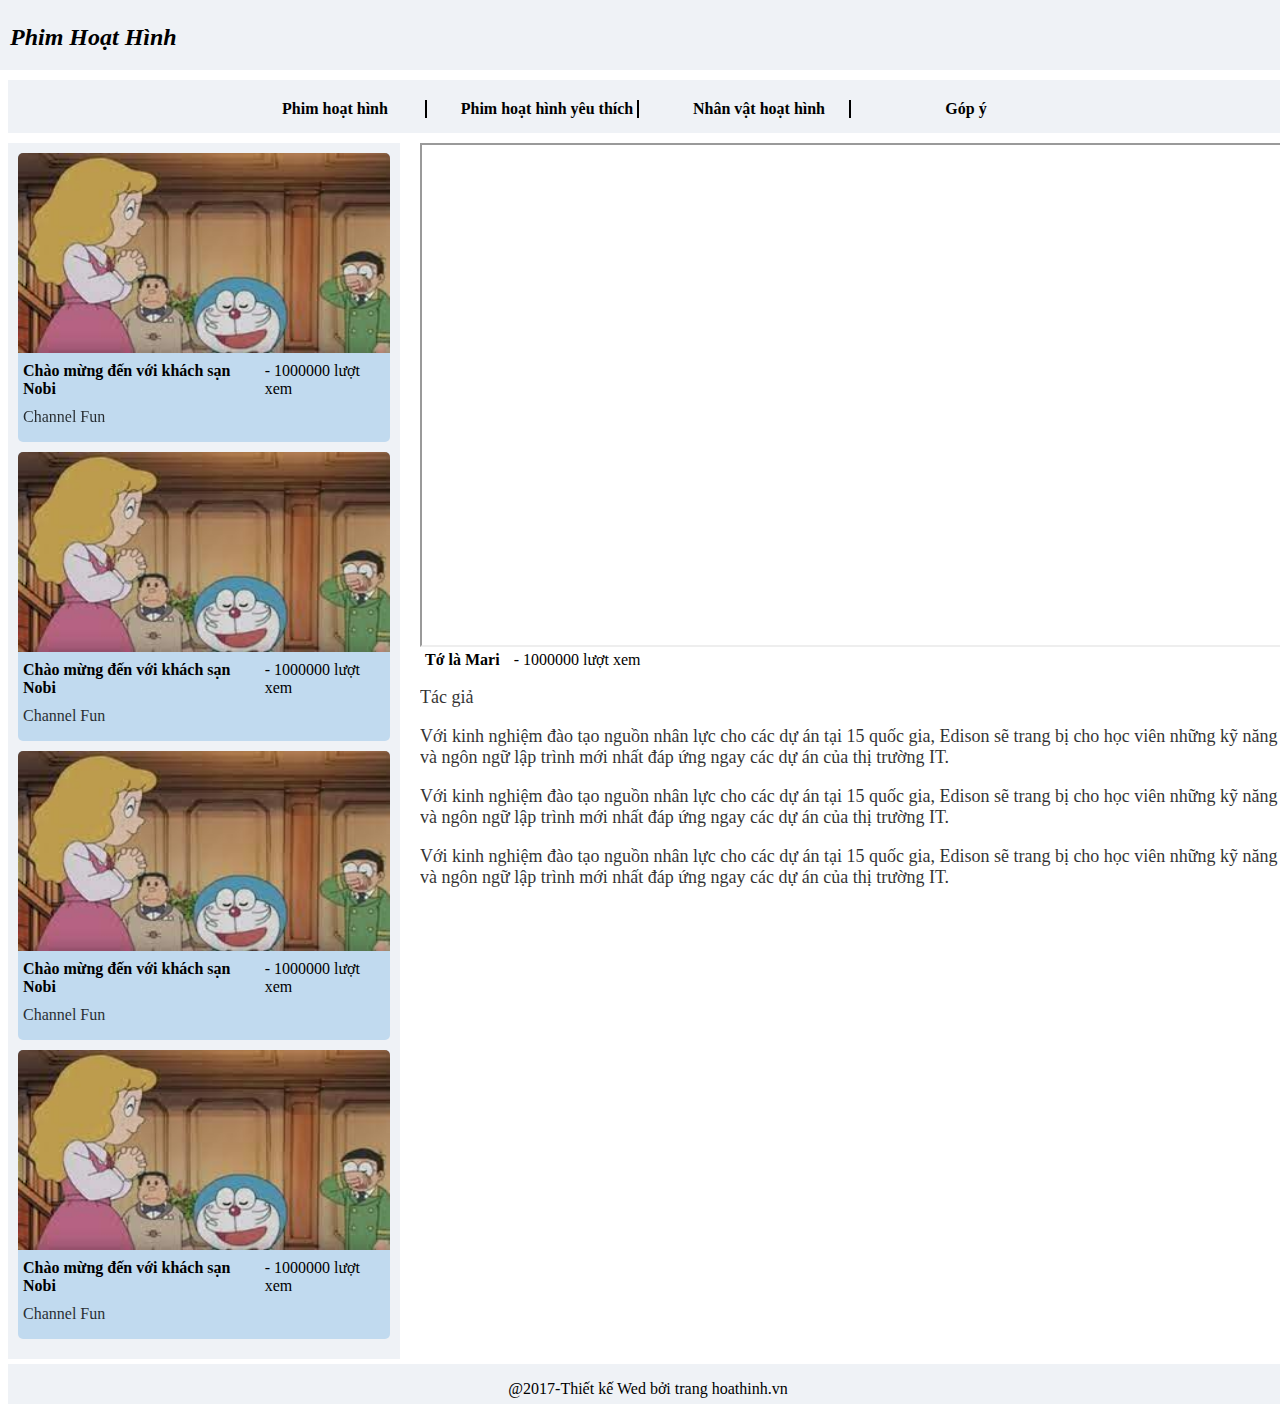
<file: hw2/index.html>
<!DOCTYPE html>
<html lang="en">
  <head>
    <meta charset="UTF-8" />
    <meta http-equiv="X-UA-Compatible" content="IE=edge" />
    <meta name="viewport" content="width=device-width, initial-scale=1.0" />
    <title>Bai tap 2</title>
    <link rel="stylesheet" href="hw2.css" />
  </head>
  <header>
    <p>Phim Hoạt Hình</p>
  </header>
  <body>
    <div class="menu">
      <a class="item" href=""> <b> Phim hoạt hình</b></a>
      <a class="item" href=""><b> Phim hoạt hình yêu thích</b></a>
      <a class="item" href=""><b> Nhân vật hoạt hình</b></a>
      <a class="item4" href=""><b> Góp ý</b></a>
    </div>
    <div class="container">
      <div class="sidebar">
        <div class="item">
          <a href="https://www.youtube.com/watch?v=dQw4w9WgXcQ"><img src="./nobi.jfif" alt="" /></a>
          <div class="title">
            <a href="https://www.youtube.com/watch?v=dQw4w9WgXcQ"><b>Chào mừng đến với khách sạn Nobi</b> </a>
            <a>- 1000000 lượt xem</a>
          </div>
          <p>Channel Fun</p>
        </div>
        <div class="item">
          <a href="https://www.youtube.com/watch?v=dQw4w9WgXcQ"><img src="./nobi.jfif" alt="" /></a>
          <div class="title">
            <a href="https://www.youtube.com/watch?v=dQw4w9WgXcQ"><b>Chào mừng đến với khách sạn Nobi</b> </a>
            <a>- 1000000 lượt xem</a>
          </div>
          <p>Channel Fun</p>
        </div>
        <div class="item">
          <a href="https://www.youtube.com/watch?v=dQw4w9WgXcQ"><img src="./nobi.jfif" alt="" /></a>
          <div class="title">
            <a href="https://www.youtube.com/watch?v=dQw4w9WgXcQ"><b>Chào mừng đến với khách sạn Nobi</b> </a>
            <a>- 1000000 lượt xem</a>
          </div>
          <p>Channel Fun</p>
        </div>
        <div class="item">
          <a href="https://www.youtube.com/watch?v=dQw4w9WgXcQ"><img src="./nobi.jfif" alt="" /></a>
          <div class="title">
            <a href="https://www.youtube.com/watch?v=dQw4w9WgXcQ"><b>Chào mừng đến với khách sạn Nobi</b> </a>
            <a>- 1000000 lượt xem</a>
          </div>
          <p>Channel Fun</p>
        </div>
      </div>

      <div class="mainvideo">
        <div class="video">
          <iframe src="https://www.youtube.com/embed/TdjzYEnoTto"></iframe>
        </div>
        <div class="sub">
          <div class="title">
            <a href=""><b>Tớ là Mari</b> </a>
            <a>- 1000000 lượt xem</a>
          </div>
          <p>Tác giả</p>
          <p>
            Với kinh nghiệm đào tạo nguồn nhân lực cho các dự án tại 15 quốc
            gia, Edison sẽ trang bị cho học viên những kỹ năng và ngôn ngữ lập
            trình mới nhất đáp ứng ngay các dự án của thị trường IT.
          </p>
          <p>
            Với kinh nghiệm đào tạo nguồn nhân lực cho các dự án tại 15 quốc
            gia, Edison sẽ trang bị cho học viên những kỹ năng và ngôn ngữ lập
            trình mới nhất đáp ứng ngay các dự án của thị trường IT.
          </p>
          <p>
            Với kinh nghiệm đào tạo nguồn nhân lực cho các dự án tại 15 quốc
            gia, Edison sẽ trang bị cho học viên những kỹ năng và ngôn ngữ lập
            trình mới nhất đáp ứng ngay các dự án của thị trường IT.
          </p>
        </div>
      </div>
    </div>
  </body>
  <footer>
  <p>@2017-Thiết kế Wed bởi trang hoathinh.vn</p> 
  </footer>
</html>
</file>
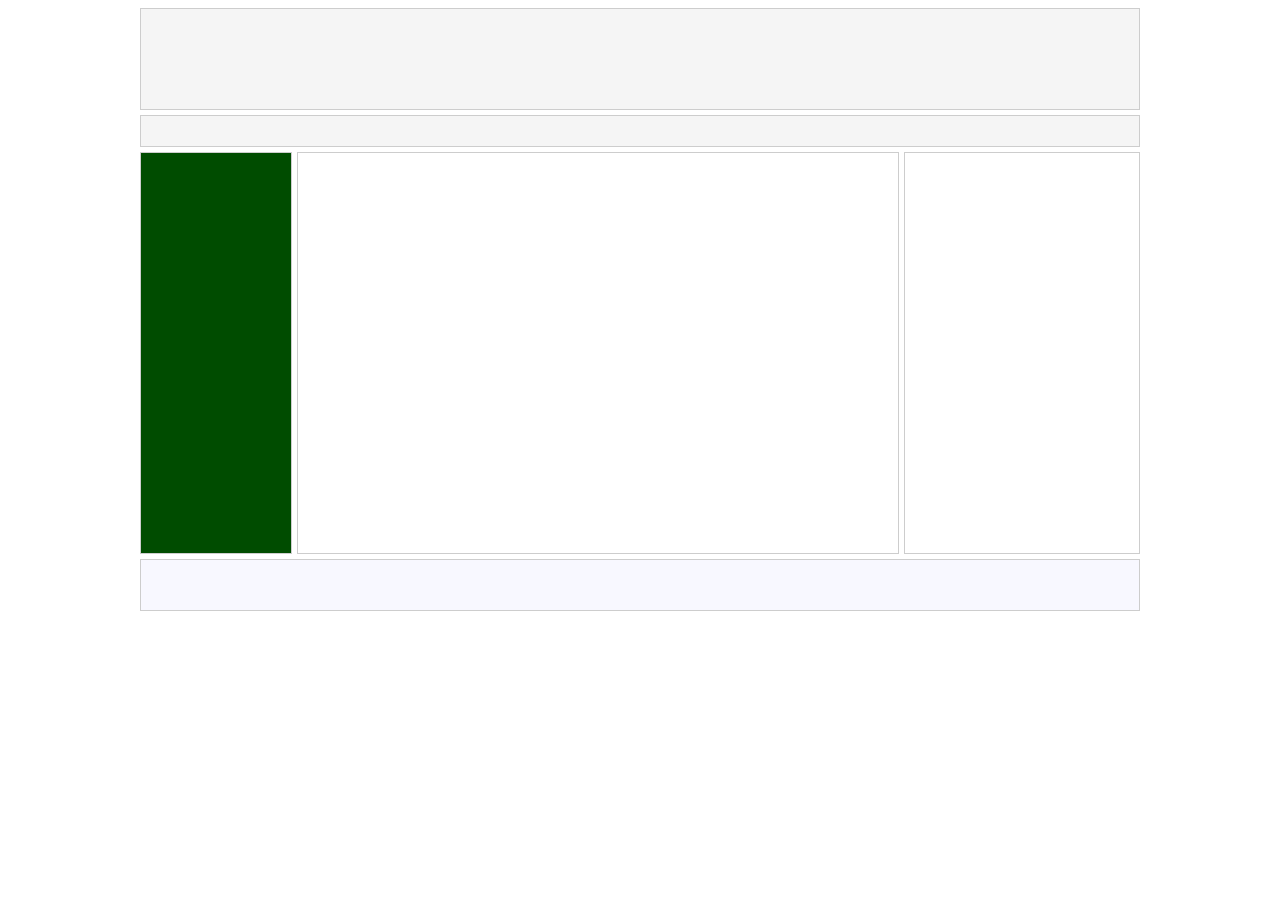
<file: Layout/index.html>
<!DOCTYPE html>
<html lang="en">
<head>
    <meta charset="UTF-8">
    <meta http-equiv="X-UA-Compatible" content="IE=edge">
    <meta name="viewport" content="width=device-width, initial-scale=1.0">
    <title>Document</title>
    <style>
        body{
    font-family: Arial, Tahoma, serif;
    font-size: 12px;
}
#main{
    width: 1000px;
    padding: 0;
    margin-left: auto;
    margin-right: auto;
}

#head{
    height: 100px;
    background-color: #F5F5F5;
    border: 1px solid #CDCDCD;
    margin-bottom:5px;
}
#head-link{
    height: 30px;
    line-height: 30px;
    padding-left: 10px;
    padding-right: 10px;
    border: 1px solid #CDCDCD;
    background-color: #F5F5F5;
    margin-bottom:5px;
    clear: both;
}
#left{
     width: 150px;
     min-height: 400px;
     border: 1px solid #CDCDCD;
     float:left;
     background-color: #004C00;
     margin-bottom: 5px;
}
#content{
     width: 600px;
     min-height: 400px;
     border: 1px solid #CDCDCD;
     float:left;
     margin-left: 5px;
     margin-right: 5px;
     margin-bottom: 5px;
}

#right{
     width: 234px;
     min-height: 400px;
     border: 1px solid #CDCDCD;
     float:right;
     margin-bottom: 5px;
}
#footer{
     height: 50px;
     clear: both;
     border: 1px solid #CDCDCD;
     background-color: #F8F8FF;
}
    </style>
</head>
<body>
    <div id="main">
        <div id="head">
        </div>
        <div id="head-link">
        </div>
        <div id="left">
        </div>
        <div id="content">
        </div>
        <div id="right">
        </div>
        <div id="footer">
        </div>
    </div>
</body>
</html>
</file>
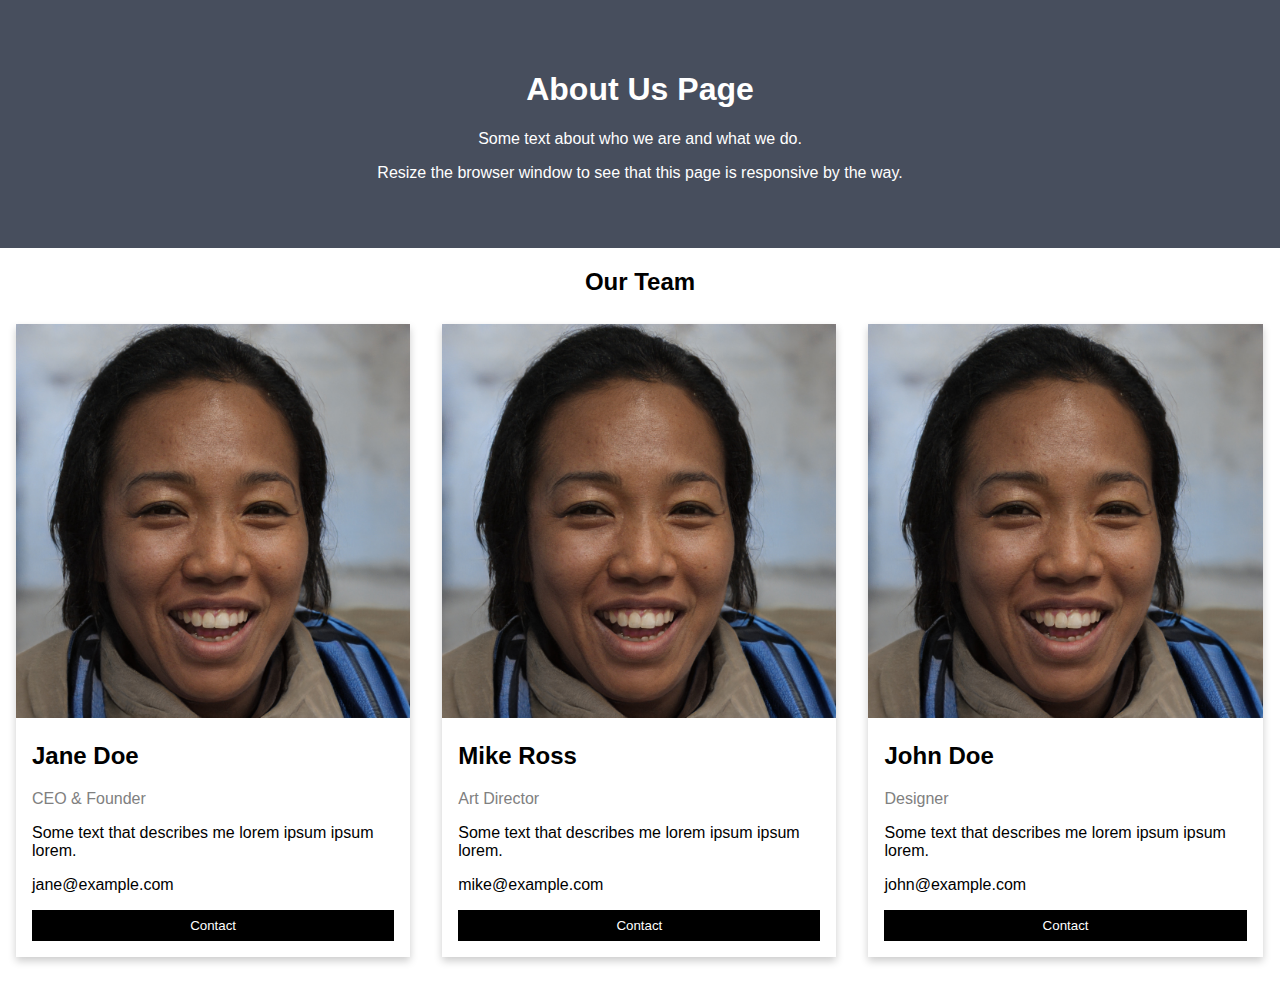
<file: Layout_wedsite/index.html>
<!DOCTYPE html>
<html lang="en">
<head>
    <meta charset="UTF-8">
    <meta http-equiv="X-UA-Compatible" content="IE=edge">
    <meta name="viewport" content="width=device-width, initial-scale=1.0">
    <title>Document</title>
    <link rel="stylesheet" href="index.css">
</head>
<body>
    <div class="about-section">
        <h1>About Us Page</h1>
        <p>Some text about who we are and what we do.</p>
        <p>Resize the browser window to see that this page is responsive by the way.</p>
    </div>
    <h2 style="text-align:center">Our Team</h2>
<div class="row">
    <div class="column">
        <div class="card">
            <img src="./Image/p1.jfif" alt="Jane" style="width:100%">
            <div class="container">
                <h2>Jane Doe</h2>
                <p class="title">CEO & Founder</p>
                <p>Some text that describes me lorem ipsum ipsum lorem.</p>
                <p>jane@example.com</p>
                <p><button class="button">Contact</button></p>
            </div>
        </div>
    </div>

    <div class="column">
        <div class="card">
            <img src="./Image/p1.jfif" alt="Mike" style="width:100%">
            <div class="container">
                <h2>Mike Ross</h2>
                <p class="title">Art Director</p>
                <p>Some text that describes me lorem ipsum ipsum lorem.</p>
                <p>mike@example.com</p>
                <p><button class="button">Contact</button></p>
            </div>
        </div>
    </div>

    <div class="column">
        <div class="card">
            <img src="./Image/p1.jfif" alt="John" style="width:100%">
            <div class="container">
                <h2>John Doe</h2>
                <p class="title">Designer</p>
                <p>Some text that describes me lorem ipsum ipsum lorem.</p>
                <p>john@example.com</p>
                <p><button class="button">Contact</button></p>
            </div>
        </div>
    </div>
</div>
</body>
</html>
</file>
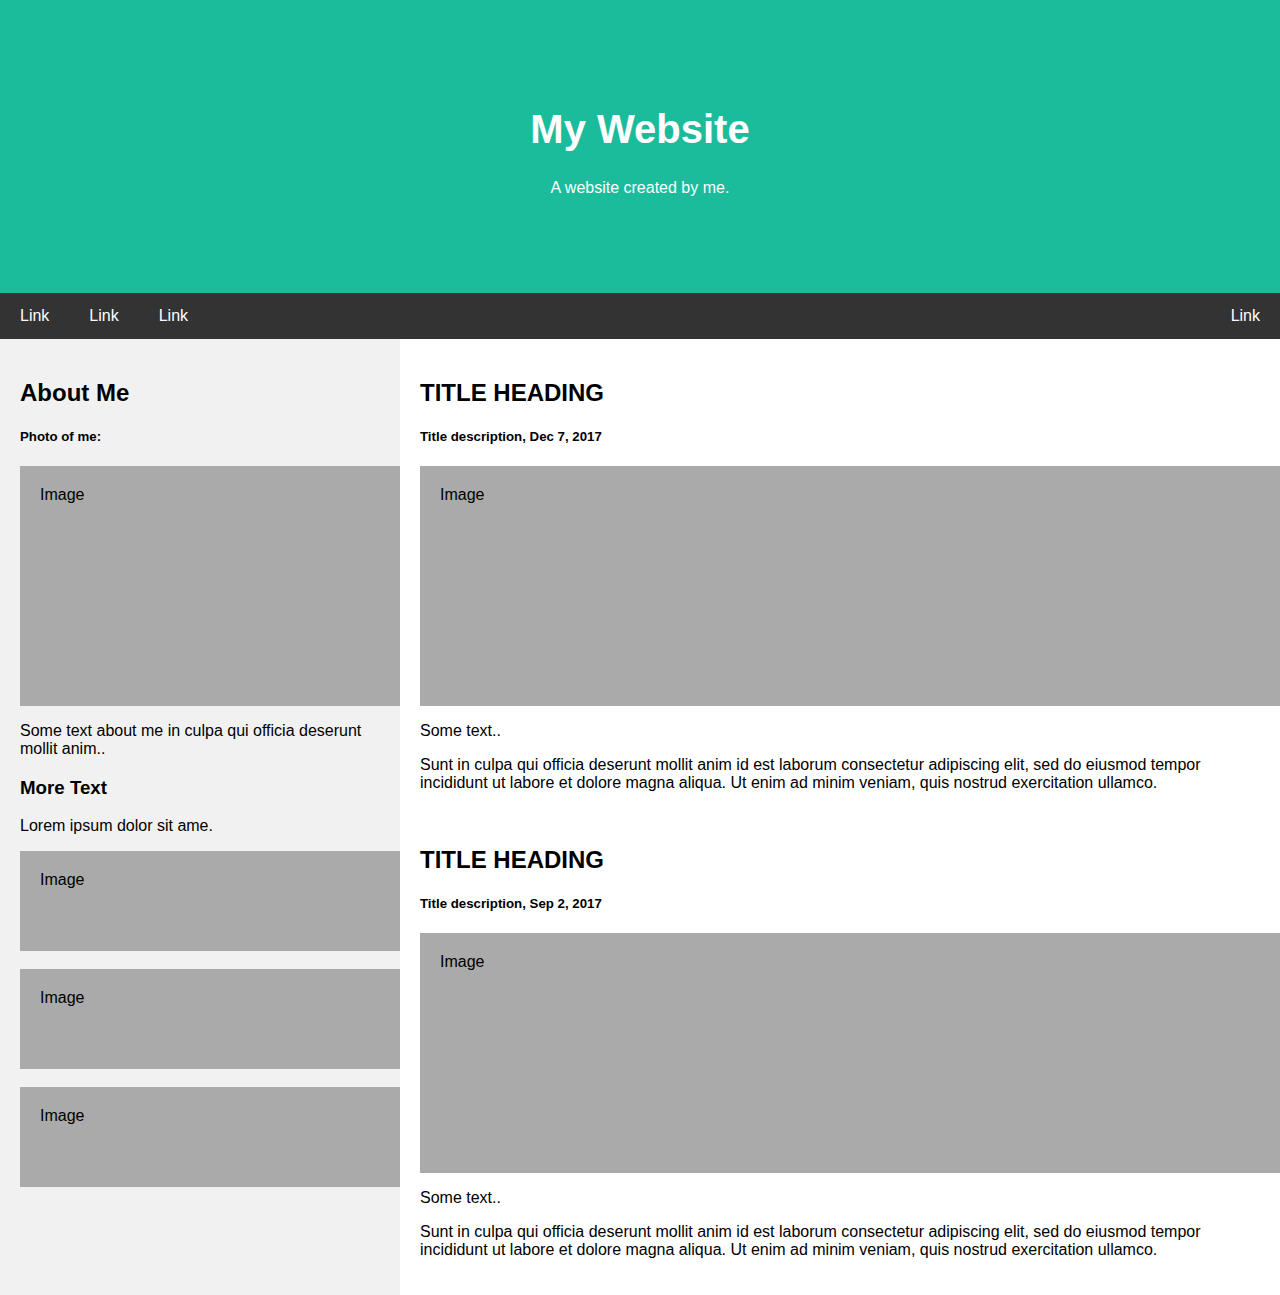
<file: My_app/index.html>
<!DOCTYPE html>
<html lang="en">
<head>
    <meta charset="UTF-8">
    <meta http-equiv="X-UA-Compatible" content="IE=edge">
    <meta name="viewport" content="width=device-width, initial-scale=1.0">
    <title>Document</title>
    <link rel="stylesheet" href="index.css">
</head>
<body>
    <div class="header">
        <h1>My Website</h1>
        <p>A website created by me.</p>
      </div>
      <div class="navbar">
        <a href="#">Link</a>
        <a href="#">Link</a>
        <a href="#">Link</a>
        <a href="#" class="right">Link</a>
      </div>
      <div class="row">
        <div class="side">
            <h2>About Me</h2>
            <h5>Photo of me:</h5>
            <div class="fakeimg" style="height:200px;">Image</div>
            <p>Some text about me in culpa qui officia deserunt mollit anim..</p>
            <h3>More Text</h3>
            <p>Lorem ipsum dolor sit ame.</p>
            <div class="fakeimg" style="height:60px;">Image</div><br>
            <div class="fakeimg" style="height:60px;">Image</div><br>
            <div class="fakeimg" style="height:60px;">Image</div>
        </div>
        <div class="main">
            <h2>TITLE HEADING</h2>
            <h5>Title description, Dec 7, 2017</h5>
            <div class="fakeimg" style="height:200px;">Image</div>
            <p>Some text..</p>
            <p>Sunt in culpa qui officia deserunt mollit anim id est laborum consectetur adipiscing elit, sed do eiusmod tempor incididunt ut labore et dolore magna aliqua. Ut enim ad minim veniam, quis nostrud exercitation ullamco.</p>
            <br>
            <h2>TITLE HEADING</h2>
            <h5>Title description, Sep 2, 2017</h5>
            <div class="fakeimg" style="height:200px;">Image</div>
            <p>Some text..</p>
            <p>Sunt in culpa qui officia deserunt mollit anim id est laborum consectetur adipiscing elit, sed do eiusmod tempor incididunt ut labore et dolore magna aliqua. Ut enim ad minim veniam, quis nostrud exercitation ullamco.</p>
        </div>
    </div>
</body>
</html>
</file>
<file: hw2/hw2.css>
header{
    display: flex;
    flex-direction:  row;
    height: 70px;
    background-color:rgb(239, 242, 246);
    position: fixed;
top: 0;
left: 0;
    width: 100%;
}

header>p{
    font-size:x-large;
    font-weight: bold;
    font-family:'Dancing Script';
    font-style: oblique;
    margin-left: 10px ;}
/* Container */

a{
    text-decoration: none;
    color: black;
}
.menu {
    margin-top: 5px;
   
    padding-top:5px;
    display: flex;
    flex-direction: row;
    justify-content: center;
    background-color: rgb(239, 242, 246);
    flex-wrap: wrap;
    width: 100%;

}
.menu>.item{
border-right:2px solid black ;
width: 180px;
margin:15px;
text-align: center;
}
.menu>.item4{
    width: 170px;
margin:15px;
text-align: center;
}
body{
    width:100%;
    margin-top: 80px;
}
.container{
    width: 100%;
    margin-top: 10px;
    display: flex;
    flex-direction: row;
}
/*sidebar */
.sidebar{
    
    width: 30%;
   float: left;
    background-color: rgb(239, 242, 246) ;
    padding: 10px;
    display: flex;
    flex-direction: column;
    height: 100%;
}
.sidebar img{
    width: 100%;
    height: 200px;
    border-radius: 5px 5px 0 0;
    
}
.sidebar .title{
display: flex;
flex-direction: row;
}
.title a{
    margin:5px
}
.sidebar p{
    width: 100%;
    font-size:medium ;
    opacity: 0.8;
    margin-top: 5px;
    margin-left: 5px;
}
.sidebar .item{
    margin-bottom: 10px;
    background-color: rgb(193, 218, 239);
    border-radius: 5px;
    
}
/*Main*/
.mainvideo{
    margin-left: 20px;
    width: 70%;
  
}
iframe {
    width:100% ;
    height: 500px;   
}
.sub p{
font-size: large;
opacity: 0.8;
}
/*footer*/
footer{
    display: flex;
    justify-content: center;
    margin-top: 5px;
    background-color:rgb(239, 242, 246) ;
    height: 40px;
}
@media only screen and (max-width:500px) {
    /* For mobile phones: */
    .menu,.sidebar,.mainvideo{
      width:100%;
    }
    .container{
        flex-direction: column;
    }
    .menu>.item{
        border:none;
    }
   
  }
</file>
<file: Layout_wedsite/index.css>
.about-section {
    padding: 50px;
    text-align: center;
    background-color: #474e5d;
    color: white;
}
body {
    font-family: Arial, Helvetica, sans-serif;
    margin: 0;
}

html {
    box-sizing: border-box;
}

*, *:before, *:after {
    box-sizing: inherit;
}
.column {
    float: left;
    width: 33.3%;
    margin-bottom: 16px;
    padding: 0 8px;
}

.card {
    box-shadow: 0 4px 8px 0 rgba(0, 0, 0, 0.2);
    margin: 8px;
}

.container {
    padding: 0 16px;
}

.container::after, .row::after {
    content: "";
    clear: both;
    display: table;
}

.title {
    color: grey;
}

.button {
    border: none;
    outline: 0;
    display: inline-block;
    padding: 8px;
    color: white;
    background-color: #000;
    text-align: center;
    cursor: pointer;
    width: 100%;
}

.button:hover {
    background-color: #555;
}
</file>
<file: My_app/index.css>
body {
    font-family: Arial, Helvetica, sans-serif;
    margin: 0;
}

/* Style the header */
.header {
    padding: 80px;
    text-align: center;
    background: #1abc9c;
    color: white;
}

/* Increase the font size of the h1 element */
.header h1 {
    font-size: 40px;
}
/* Style the top navigation bar */

.navbar {

    overflow: hidden;
  
    background-color: #333;
  
  }
  
  /* Style the navigation bar links */
  
  .navbar a {
  
    float: left;
  
    display: block;
  
    color: white;
  
    text-align: center;
  
    padding: 14px 20px;
  
    text-decoration: none;
  
  }
  
  /* Right-aligned link */
  
  .navbar a.right {
  
    float: right;
  
  }
  
  /* Change color on hover */
  
  .navbar a:hover {
  
    background-color: #ddd;
  
    color: black;
  
  }
  .row {
    display: flex;
}

/* Sidebar/left column */

.side {
    flex: 30%;
    background-color: #f1f1f1;
    padding: 20px;
}

/* Main column */
.main {
    flex: 70%;
    background-color: white;
    padding: 20px;
}

/* Fake image, just for this example */

.fakeimg {
    background-color: #aaa;
    width: 100%;
    padding: 20px;
}
</file>
